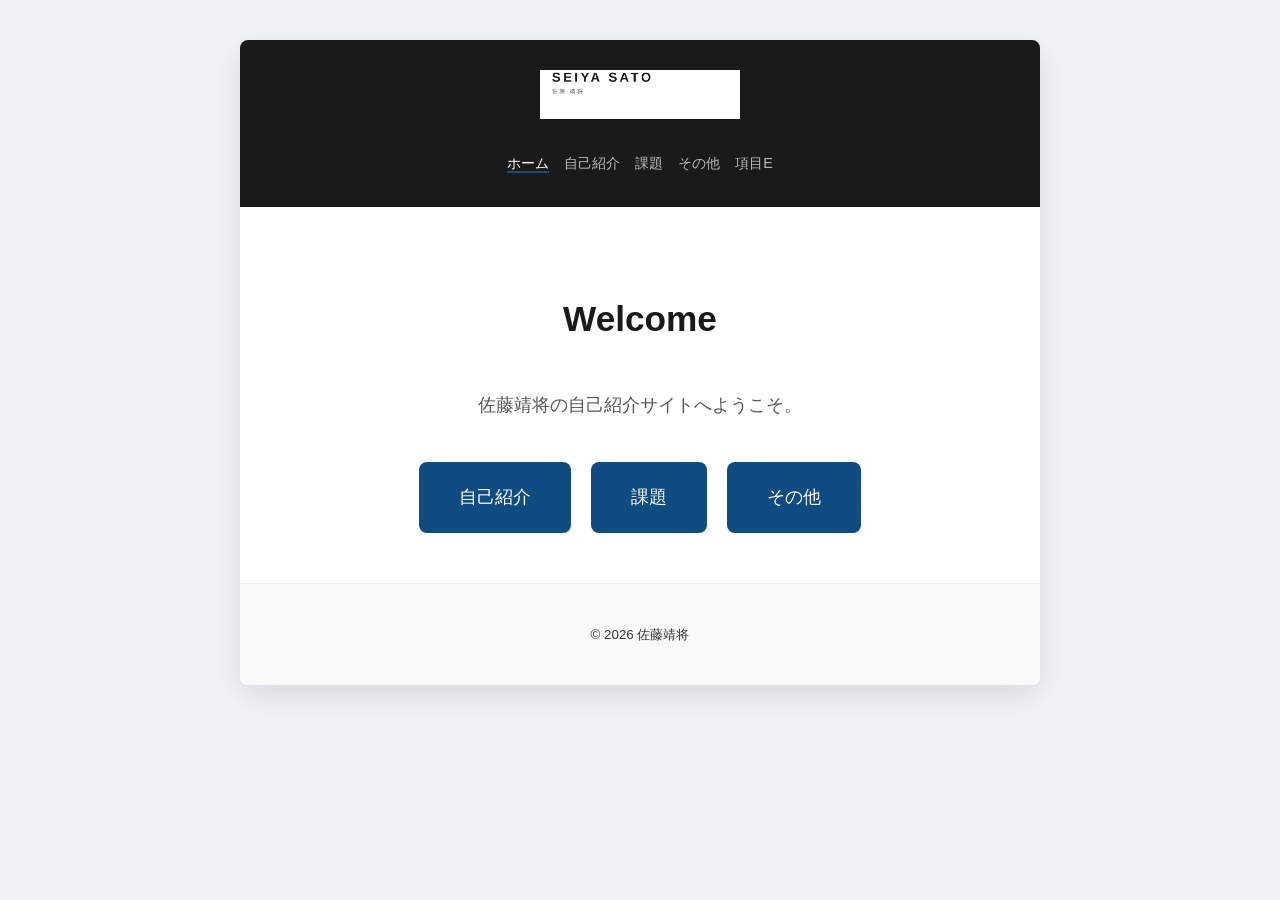
<file: index.html>
<!DOCTYPE html>
<html lang="ja">
<head>
<meta charset="UTF-8">
<title>ホーム</title>
<link rel="stylesheet" href="./default.css">
</head>
<body>
<div id="page">
<header>
  <img id="logo" src="ti.png" alt="ロゴ画像">
  <nav>
    <ul>
      <li id="current"><a href="index.html">ホーム</a></li>
      <li><a href="jiko.html">自己紹介</a></li>
      <li><a href="kadai.html">課題</a></li>
      <li><a href="sonota.html">その他</a></li>
      <li><a href="e.html">項目E</a></li>
    </ul>
  </nav>
</header>
<div id="main">
  <section>
    <h2>Welcome</h2>
    <p style="text-align: center; font-size: 1.1rem; color: #555;">
      佐藤靖将の自己紹介サイトへようこそ。
    </p>
    <div style="display: flex; justify-content: center; gap: 20px; margin-top: 40px; flex-wrap: wrap;">
      <a href="jiko.html" style="display: block; background: #0f4c81; color: #fff; padding: 20px 40px; border-radius: 8px; text-decoration: none; font-size: 1.1rem;">自己紹介</a>
      <a href="kadai.html" style="display: block; background: #0f4c81; color: #fff; padding: 20px 40px; border-radius: 8px; text-decoration: none; font-size: 1.1rem;">課題</a>
      <a href="sonota.html" style="display: block; background: #0f4c81; color: #fff; padding: 20px 40px; border-radius: 8px; text-decoration: none; font-size: 1.1rem;">その他</a>
    </div>
  </section>
</div>
<footer>
  <p id="copyright">
    <small>&copy; 2026 佐藤靖将</small>
  </p>
</footer>
</div>
</body>
</html>
</file>
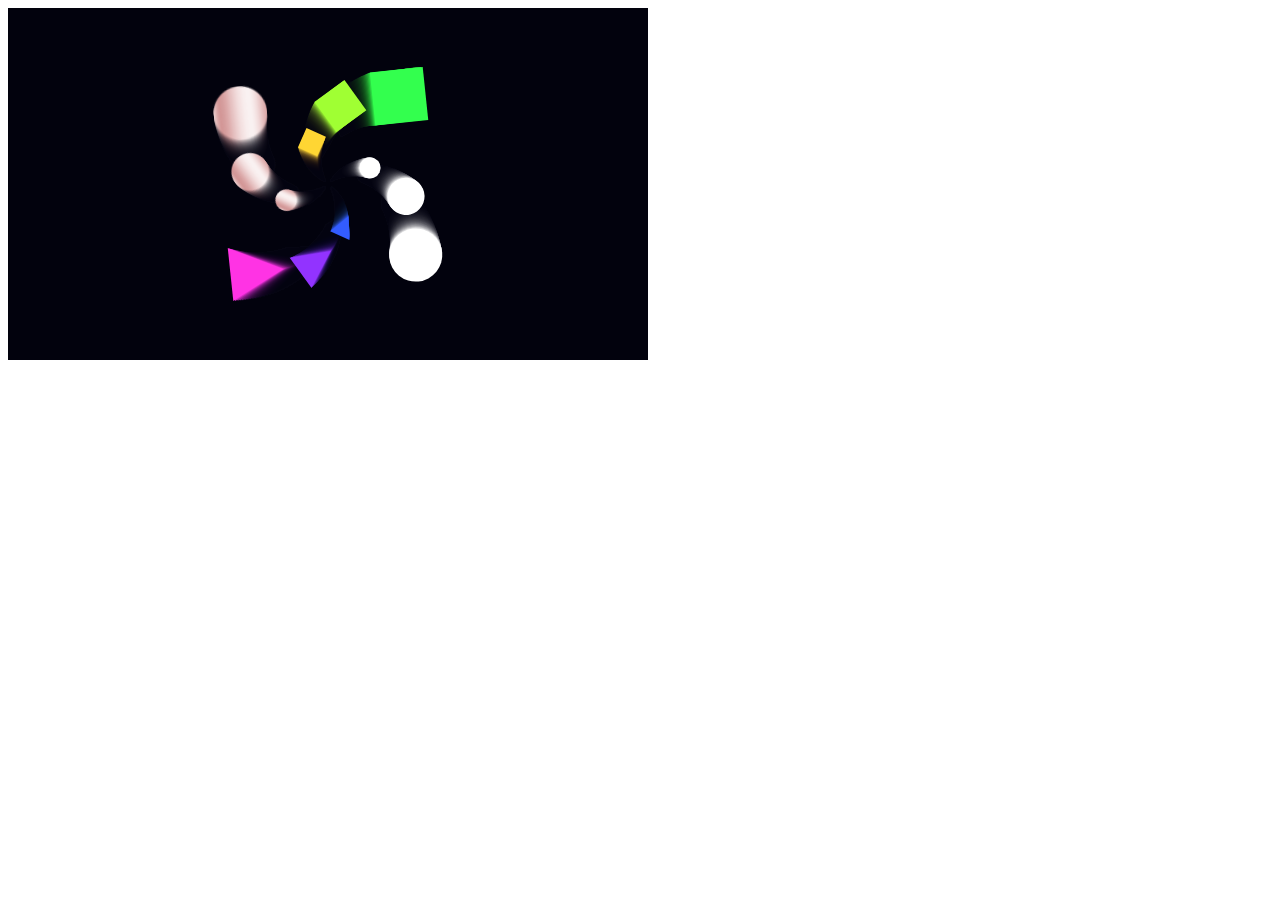
<file: canvas.html>
<!DOCTYPE html>
<html lang="ja">
<head>
<meta charset="UTF-8">
<title>
 [回る]
</title>
</head>
<body onload="init()">
<canvas id="canvas" width="640" height="352"></canvas>
<script src="canvas.js" type="text/javascript">
</script>
</body>
</html>
</file>
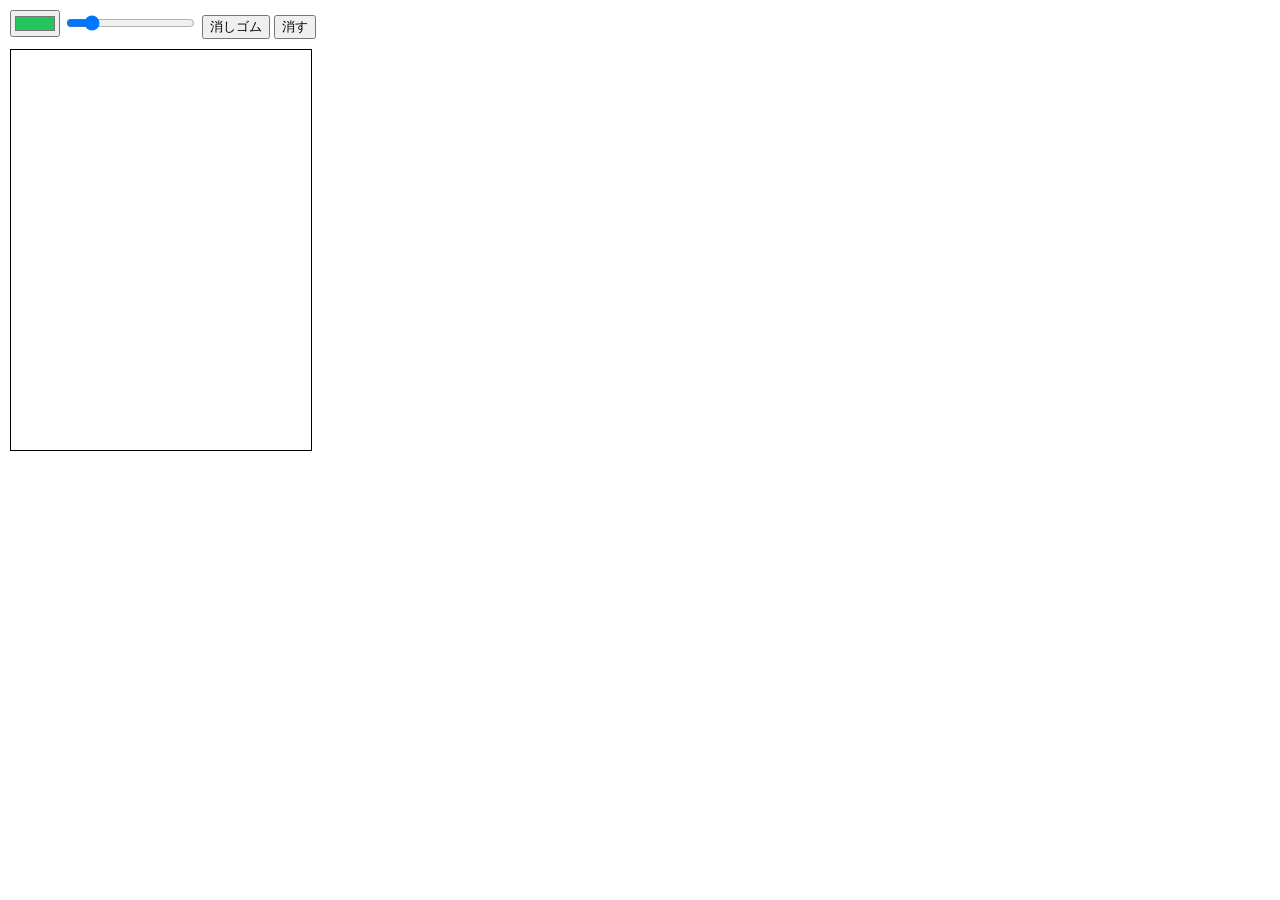
<file: drawing.html>
<!DOCTYPE html>
<html lang="ja">
<head>
<meta charset="utf-8">
<meta name="viewport" content="width=320, user-scalable=no">
<title>シンプルお絵かき</title>
<style>
  body { margin: 10px; font-family: sans-serif; }
  #controls { margin-bottom: 10px; }
  canvas { border: 1px solid #000; display: block; }
</style>
</head>
<body onload="init()">

<div id="controls">
  <input type="color" id="penColor" value="#22c55e">
  <input type="range" id="penSize" min="1" max="20" value="4">
  <button id="eraserBtn">消しゴム</button>
  <button id="clearBtn">消す</button>
</div>

<canvas id="canvas" width="300" height="400"></canvas>

<script src="drawing.js" type="text/javascript"></script>
</body>
</html>
</file>
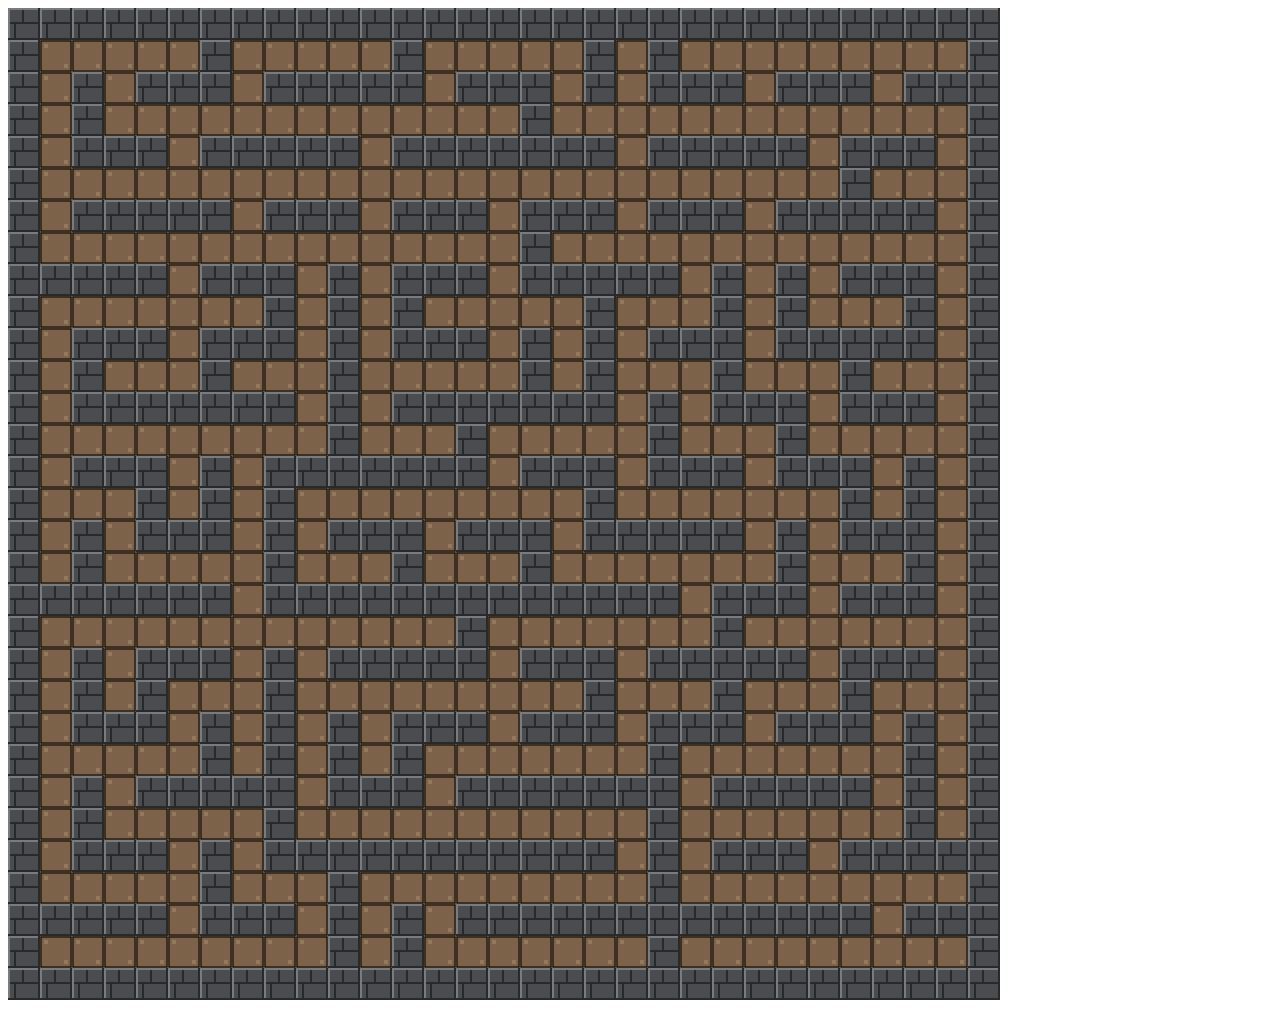
<file: dungeon.html>
<!DOCTYPE html>
<html>
    <head>
        <meta charset="UTF-8">
        <title>Dungeon</title>
        <link rel="stylesheet" href="./dungeon.css">
    </head>
    <body onload="init()">
        <canvas id="maze" width="900" height="600"></canvas>
        <script src="dungeon.js" type="text/javascript"></script>
    </body>
</html>
</file>
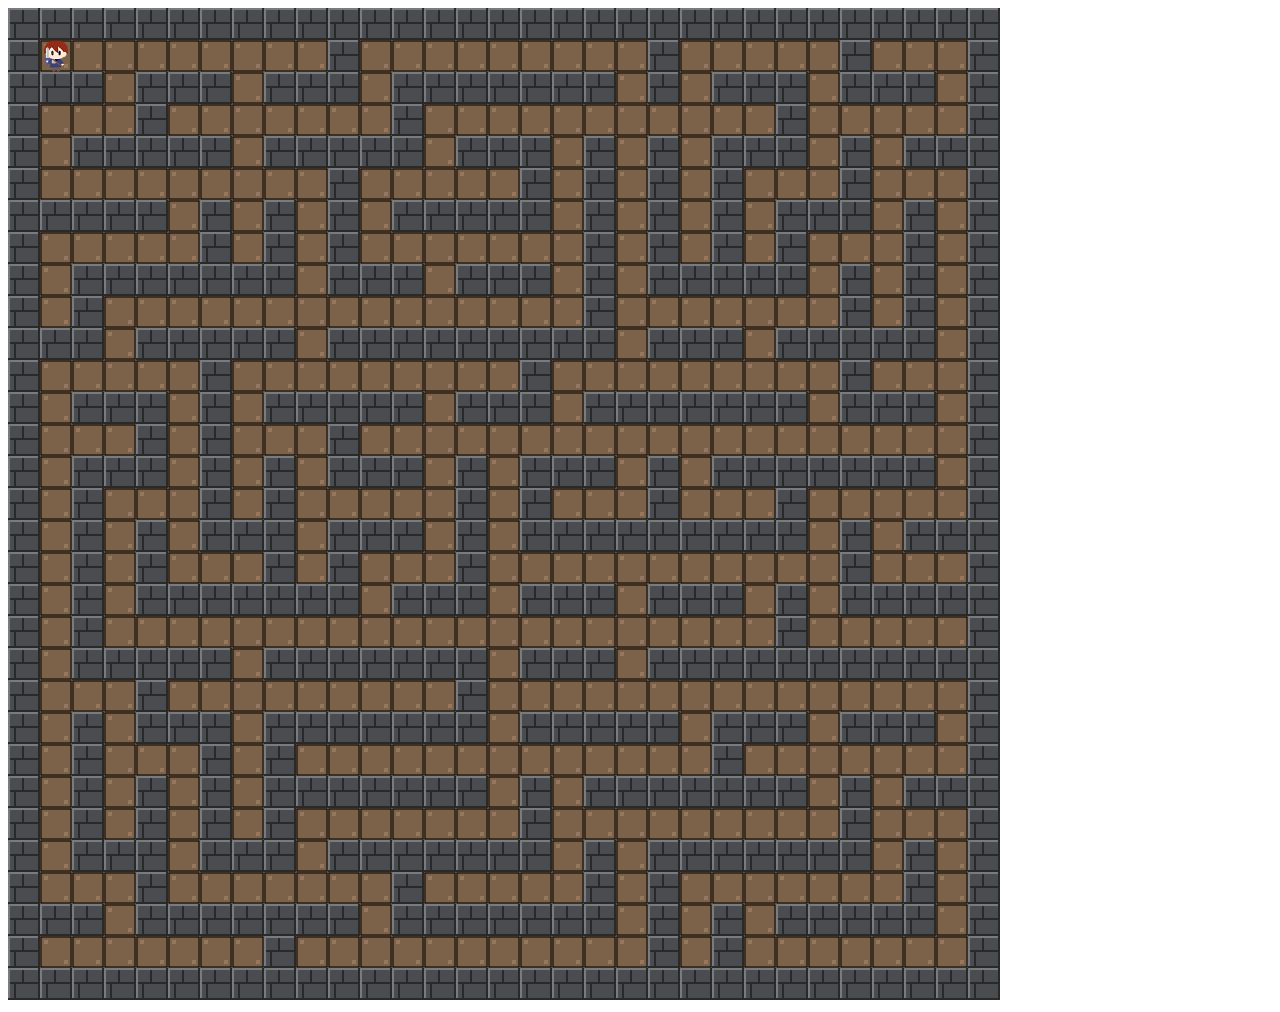
<file: dungeon2.html>
<!DOCTYPE html>
<html>
    <head>
        <meta charset="UTF-8">
        <title>Dungeon</title>
        <link rel="stylesheet" href="./dungeon.css">
    </head>
    <body onload="init()">
        <canvas id="maze" width="900" height="600"></canvas>
        <script src="dungeon2.js" type="text/javascript"></script>
        <img id="hero0" src="hero0.png" style="display: none">
        <img id="hero1" src="hero1.png" style="display: none">
        <img id="hero2" src="hero2.png" style="display: none">
        <img id="hero3" src="hero3.png" style="display: none">
    </body>
</html>
</file>
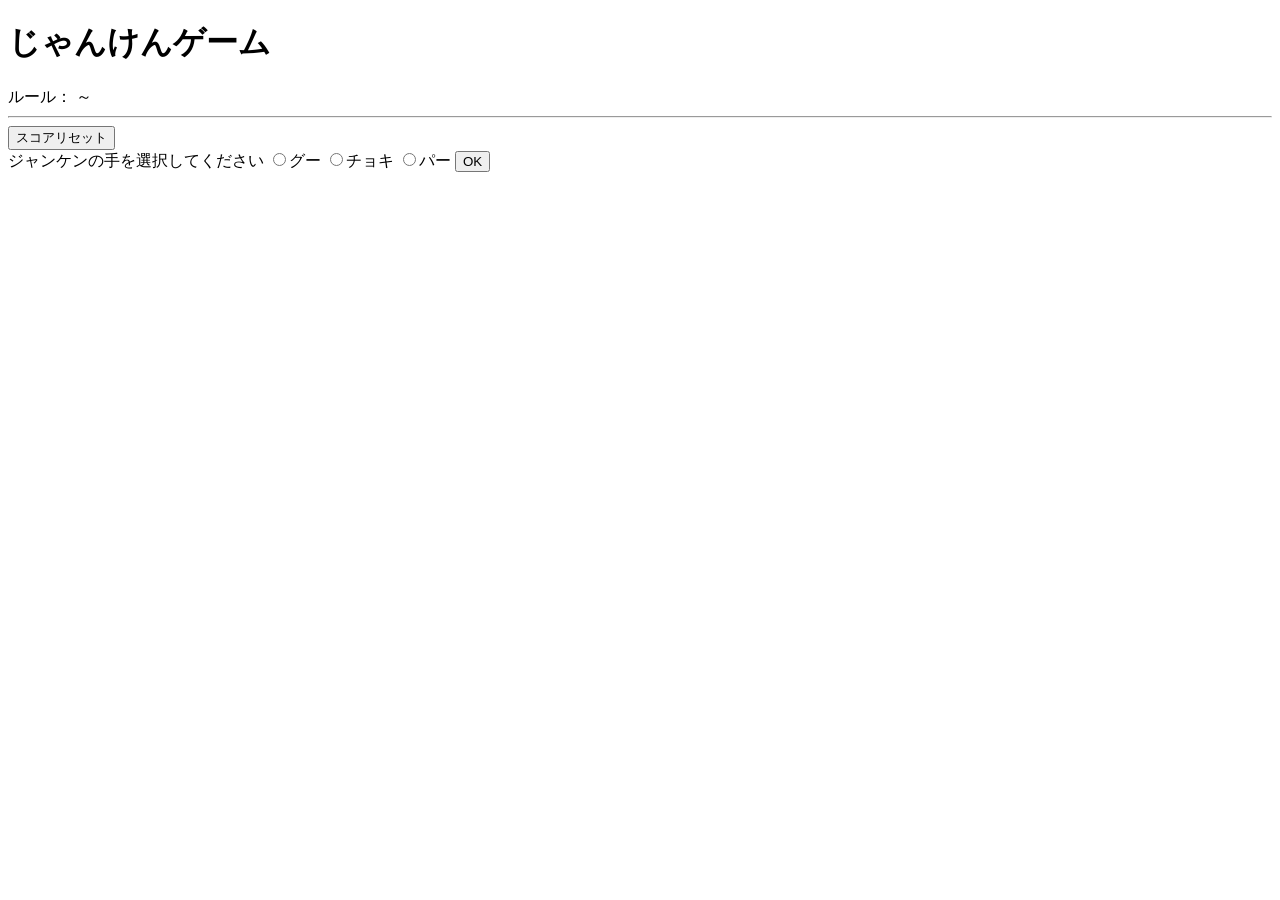
<file: janken.html>
<!DOCTYPE html>
<html lang="ja">
<head>
<meta charset="UTF-8">
<title>じゃんけんゲーム</title>
<script src="janken.js" type="text/javascript">
</script>
</head>
<body>
<h1>じゃんけんゲーム</h1>
ルール：
～
<hr>
<button onclick="init()">スコアリセット</button>
<br>
ジャンケンの手を選択してください
<input type="radio" name="jk" value="0">グー
<input type="radio" name="jk" value="1">チョキ
<input type="radio" name="jk" value="2">パー
<button onclick="judge()">OK</button>
<br>
<span id="result"></span>
</body>
</html>
</file>
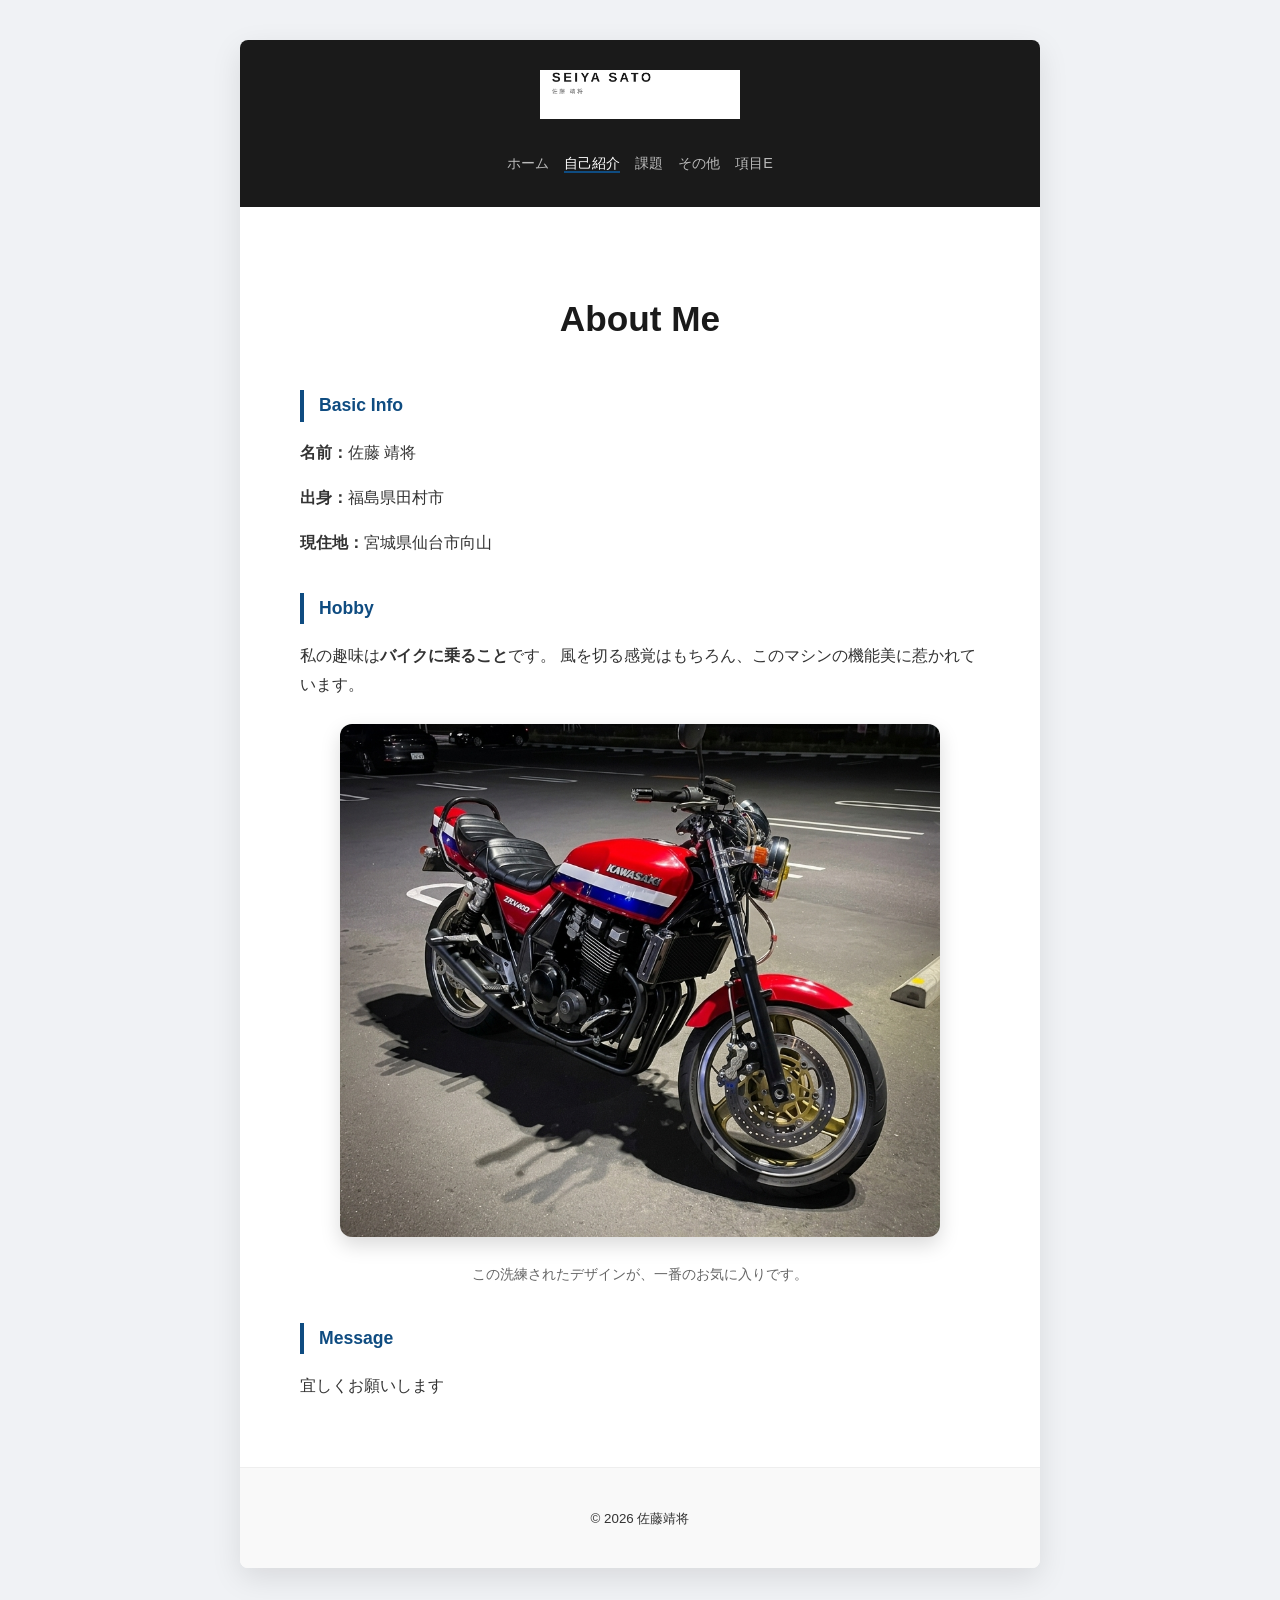
<file: jiko.html>
<!DOCTYPE html>
<html lang="ja">
<head>
<meta charset="UTF-8">
<title>自己紹介</title>
<link rel="stylesheet" href="./default.css">

<link rel="preload" href="ti.png" as="image">
<link rel="preload" href="ZRX400.png" as="image">

<script>
  window.addEventListener('DOMContentLoaded', function() {
    var imgs = ['ti.png', 'ZRX400.png'];
    imgs.forEach(function(src) {
      var img = new Image();
      img.src = src;
    });
  });
</script>

</head>

<body>
<div id="page">

<header>
  <img id="logo" src="ti.png" alt="ロゴ画像">
  <nav>

    <ul>
      <li><a href="index.html">ホーム </a></li>
      <li id="current"><a href="jiko.html">自己紹介</a></li>
      <li><a href="kadai.html">課題 </a></li>
      <li><a href="sonota.html">その他 </a></li>
      <li><a href="e.html">項目E </a></li>

    </ul>
  </nav>
</header>

<div id="main">
  <section>
    <h2>About Me</h2>
    
    <div class="profile-card">
      
      <h3>Basic Info</h3>
      <p><strong>名前：</strong>佐藤 靖将</p>
      <p><strong>出身：</strong>福島県田村市</p>
      <p><strong>現住地：</strong>宮城県仙台市向山</p>

      <h3>Hobby</h3>
      <p>
        私の趣味は<strong>バイクに乗ること</strong>です。
        風を切る感覚はもちろん、このマシンの機能美に惹かれています。
      </p>
      
      <img src="ZRX400.png" alt="愛車" class="bike-photo">
      
      <p style="text-align: center; color: #666; font-size: 0.9rem;">
        この洗練されたデザインが、一番のお気に入りです。
      </p>
    </div> <h3>Message</h3>
    <p>
    宜しくお願いします
    </p>
  </section>
</div>

<footer>
  <p id="copyright">
    <small>&copy; 2026 佐藤靖将 </small>
  </p>
</footer>
</div>
</body>
</html>
</file>
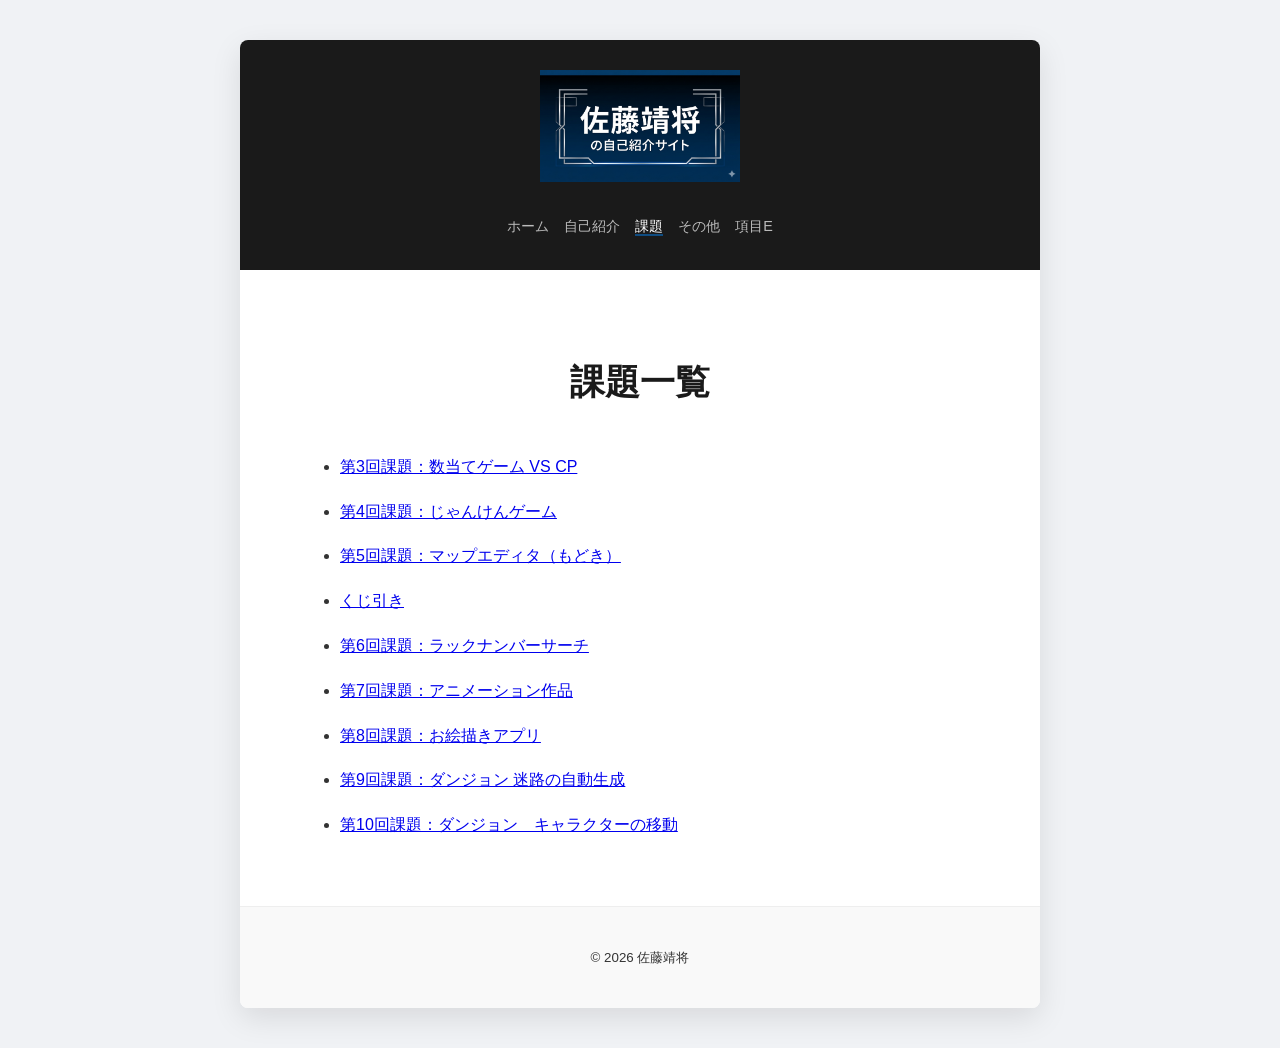
<file: kadai.html>
<!DOCTYPE html>
<html lang="ja">
<head>
<meta charset="UTF-8">
<title>課題一覧</title>
<link rel="stylesheet" href="./default.css">
</head>

<body>
<div id="page">

<header>
  <img id="logo" src="title.png" alt="ロゴ画像">
  <nav>
    <ul>
      <li><a href="index.html">ホーム </a></li>
      <li><a href="jiko.html">自己紹介</a></li>
      <li id="current"><a href="kadai.html">課題 </a></li>
      <li><a href="sonota.html">その他 </a></li>
      <li><a href="e.html">項目E </a></li>
    </ul>
  </nav>
</header>

<div id="main">
  <section>
    <h2>課題一覧</h2>
    <ul>
      <li><a href="Untitled-1.html">第3回課題：数当てゲーム VS CP</a></li>
    </ul>
    <ul>
    <li><a href="janken.html">第4回課題：じゃんけんゲーム</a></li>
    </ul>
    <ul>
      <li><a href="mapEdit.html">第5回課題：マップエディタ（もどき）</a></li>
    </ul>
    <ul>
      <li><a href="kuzi.html">くじ引き</a></li>
    </ul>
    <ul>
      <li><a href="numbersearch.html">第6回課題：ラックナンバーサーチ</a></li>
    </ul>
    <ul>
      <li><a href="canvas.html">第7回課題：アニメーション作品</a></li>
    </ul>
    <ul>
      <li><a href="drawing.html">第8回課題：お絵描きアプリ</a></li>
    </ul>
    <ul>
      <li><a href="dungeon.html">第9回課題：ダンジョン 迷路の自動生成</a></li>
    </ul>
    <ul>
      <li><a href="dungeon2.html">第10回課題：ダンジョン　キャラクターの移動</a></li>
    </ul>
  </section>
</div>

<footer>
  <p id="copyright">
    <small>&copy; 2026 佐藤靖将 </small>
  </p>
</footer>
</div>
</body>
</html>
</file>
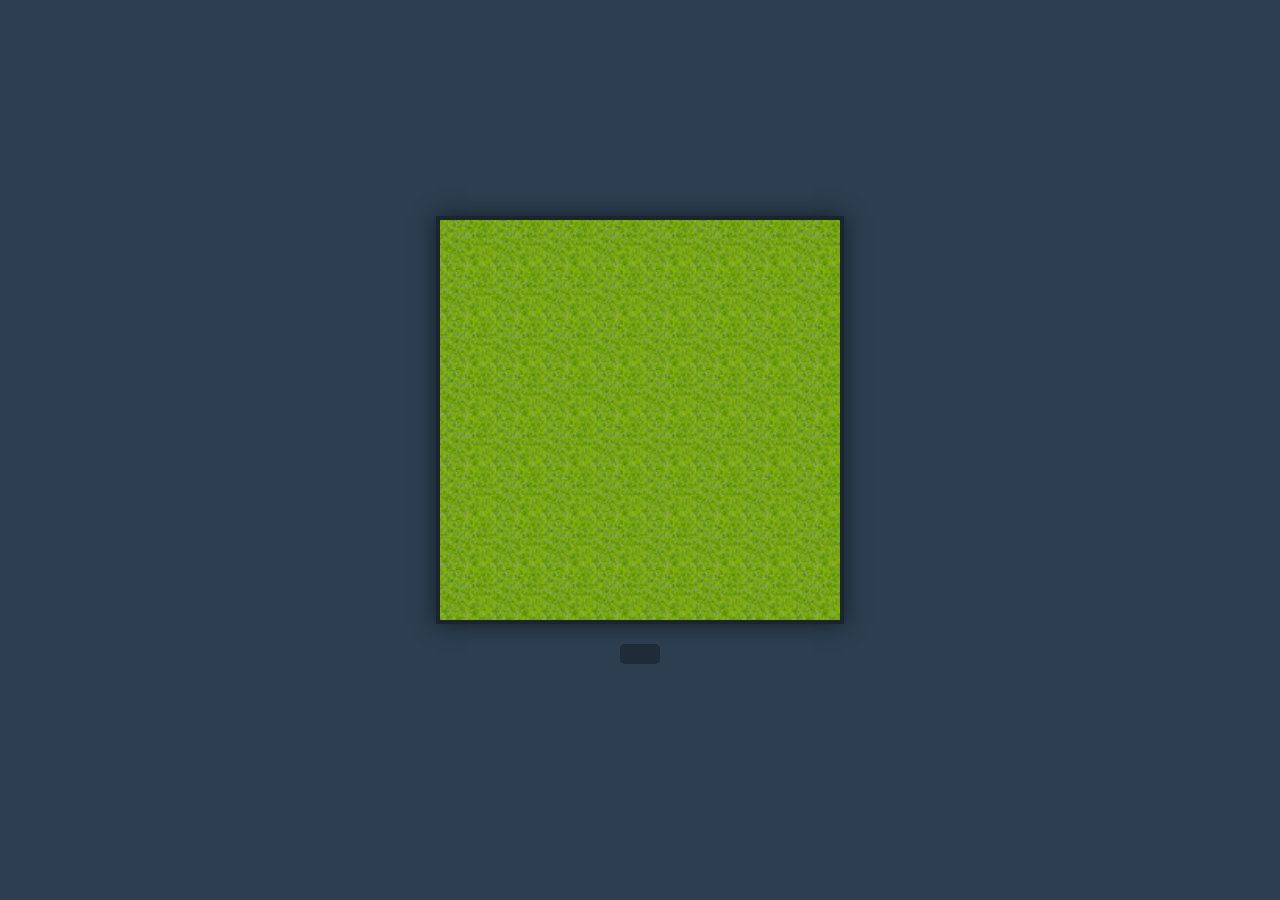
<file: mapEdit.html>
<!DOCTYPE html>
<html>
    <head>
        <meta charset="UTF-8">
        <title>マップエディタ</title>
        <style>
    body {
        background-color: #2c3e50; 
        display: flex;
        flex-direction: column;
        align-items: center;    /* 横方向の真ん中寄せ */
        justify-content: center; /* 縦方向の真ん中寄せ */
        min-height: 100vh;       
        margin: 0;
        font-family: sans-serif;
        color: white;
    }

    table {
        border-collapse: collapse;
        border: 4px solid #1a252f; 
        box-shadow: 0 0 20px rgba(0,0,0,0.5); /* 影をつけてる */
    }

    td {
        padding: 0;
        line-height: 0;
    }

    .tile {
        width: 50px;  
        height: 50px;
        display: block;
        cursor: pointer;
        transition: 0.2s; /* 変化をおそくなめらに動くようにした */
    }

    .tile:hover {
        filter: brightness(1.3); /* 少し明るく */
        transform: scale(1.05);  /* 少し大きく */
        z-index: 10;
        position: relative;
    }

    #info {
        margin-top: 20px;
        background: rgba(0,0,0,0.3);
        padding: 10px 20px;
        border-radius: 5px;
    }
</style>
        <script src="mapEdit.js" type="text/javascript"></script>
    </head>
    <body onload="init()">
        <table id="board"></table>
        <h2 id="info"></h2>
    </body>
</html>
</file>
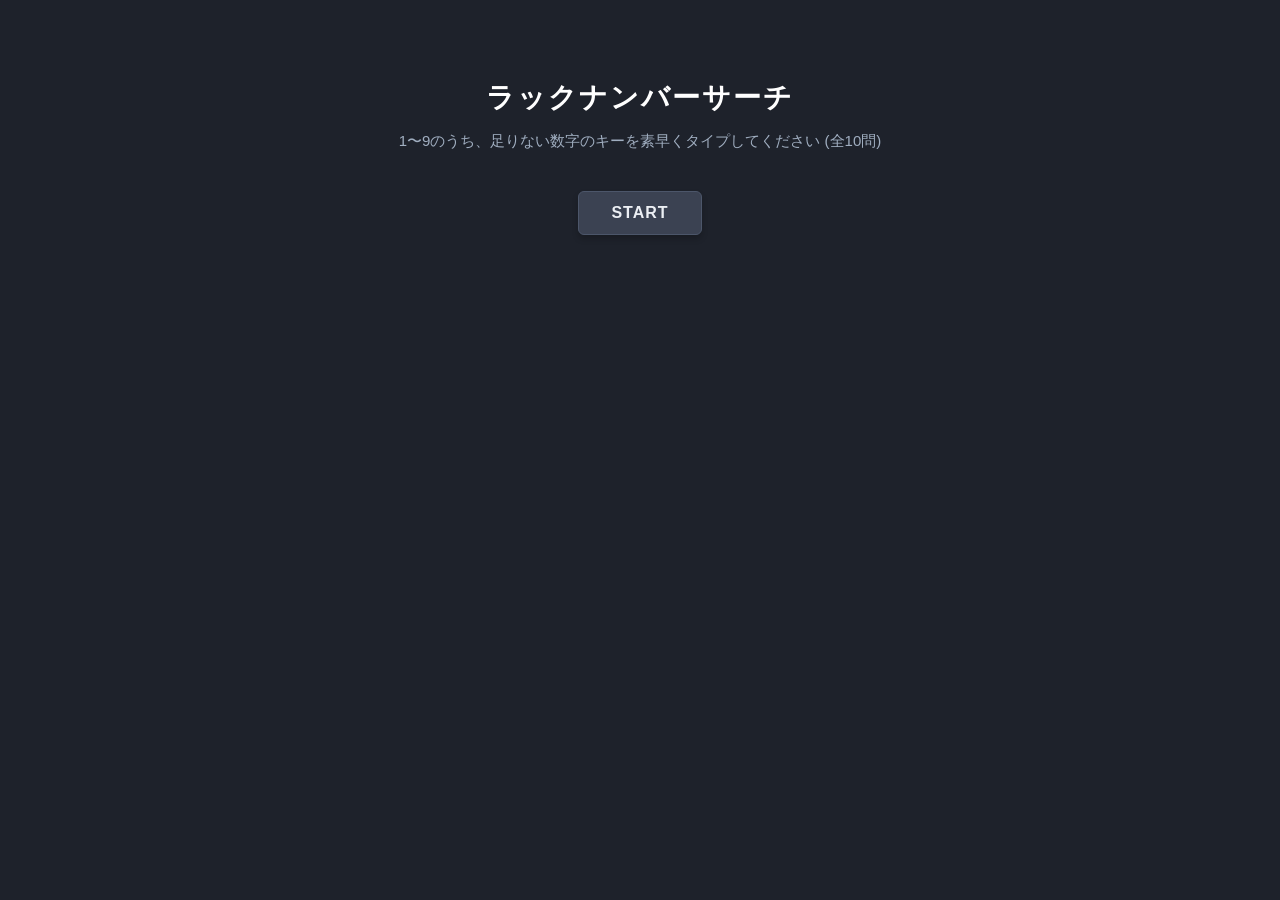
<file: numbersearch.html>
<!DOCTYPE html>
<html lang="ja">
  <head>
    <meta charset="UTF-8">
    <title>ラックナンバーサーチ </title>
    <script src="numbersearch.js" type="text/javascript" defer></script>
    
    <style>
      body {
        font-family: 'Helvetica Neue', Arial, 'Hiragino Kaku Gothic ProN', sans-serif;
        text-align: center;
        padding-top: 60px;
        background-color: #1e222b; 
        color: #f5f6fa;        
        margin: 0;
      }

      h1 {
        font-size: 28px;
        font-weight: 600;
        letter-spacing: 2px;
        color: #ffffff;
        margin-bottom: 10px;
      }

      .description {
        font-size: 15px;
        color: #a0aec0; 
        margin-bottom: 40px;
      }
      button {
        font-size: 16px;
        font-weight: 600;
        letter-spacing: 1px;
        padding: 12px 32px;
        background-color: #3b4252;
        color: #eceff4;
        border: 1px solid #4c566a;
        border-radius: 6px; /* 少し角を丸める */
        cursor: pointer;
        transition: all 0.3s ease; /* マウスホバー時のアニメーション */
        box-shadow: 0 4px 6px rgba(0, 0, 0, 0.2);
      }

      button:hover {
        background-color: #434c5e;
        border-color: #88c0d0;
        transform: translateY(-2px); /* 浮き上がらせる */
      }

      .game-container {
        font-size: 38px;
        margin: 50px 0;
        min-height: 60px; 
      }

      #question1 {
        letter-spacing: 20px; 
        font-weight: 500;
        color: #ffffff;
        text-shadow: 0 0 10px rgba(255, 255, 255, 0.1);
      }

      #ans1 {
        color: #4ed9a6; 
        font-weight: 600;
        margin-left: 15px;
      }

      #result {
        font-size: 22px;
        font-weight: 500;
        color: #81a1c1; 
        margin-top: 30px;
        min-height: 30px;
      }
    </style>
  </head>
  <body>

    <h1>ラックナンバーサーチ</h1>
    <p class="description">1〜9のうち、足りない数字のキーを素早くタイプしてください (全10問)</p>
    
    <button onclick="start()">START</button>
    
    <div class="game-container">
      <span id="question1"></span>
      <span id="ans1"></span>
    </div>

    <div id="result"></div>

  </body>
</html>
</file>
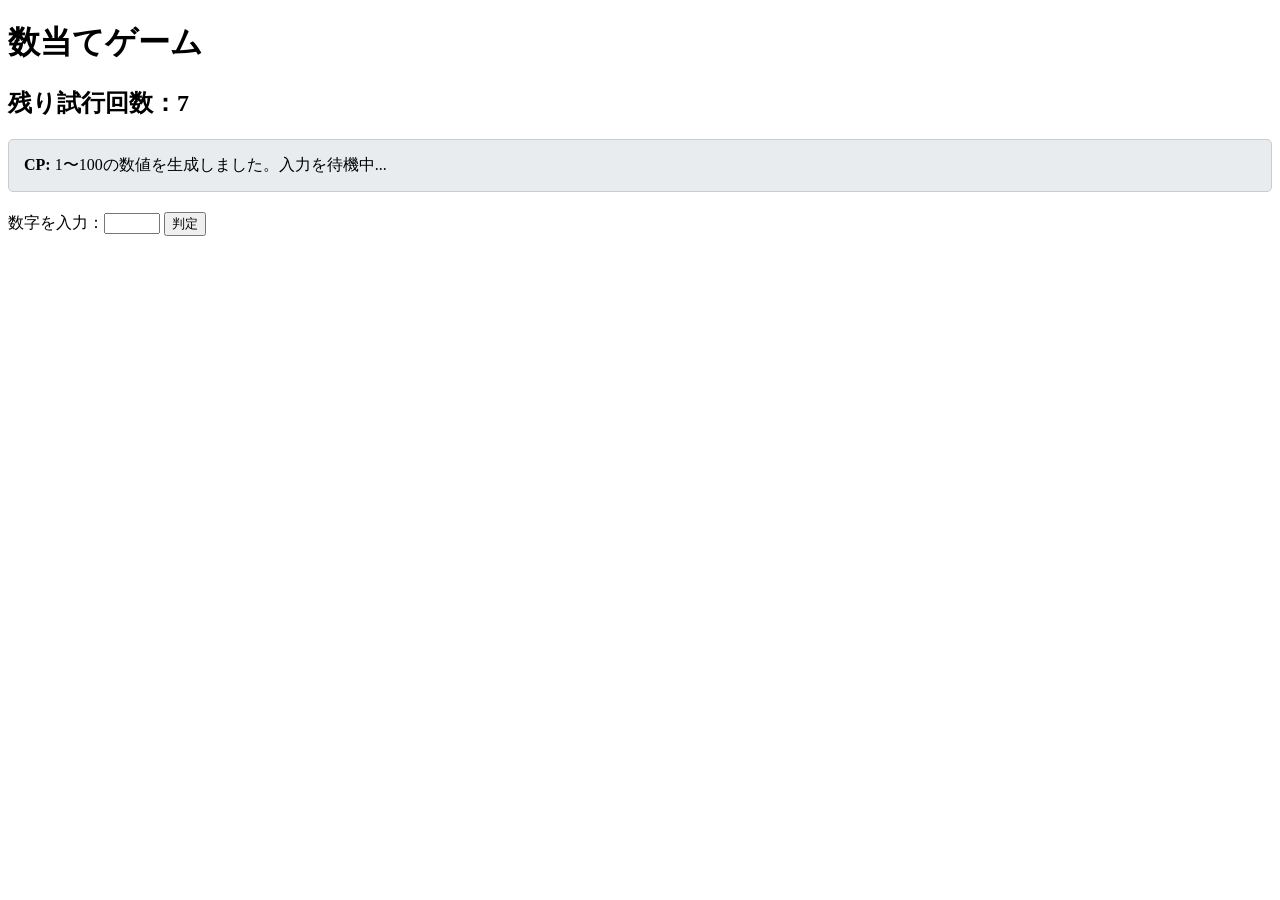
<file: Untitled-1.html>
<!DOCTYPE html>
<html lang="ja">
<head>
    <meta charset="UTF-8">
    <title>数当てゲーム VS CP</title>
    <script src="ja.js" type="text/javascript"></script>
</head>
<body>
    <h1>数当てゲーム</h1>
    <h2 id="life-display">残り試行回数：7 </h2>

    <div style="background-color: #e9ecef; padding: 15px; border-radius: 5px; margin-bottom: 20px; border: 1px solid #ccc;">
        <strong>CP:</strong> <span id="message">1〜100の数値を生成しました。入力を待機中...</span>
    </div>

    <p>
        数字を入力：<input id="num" type="number" min="1" max="100">
    

        <button onclick="judge()">判定</button>
    </p>

</body>
</html>
</file>
<file: default.css>
body {
    background: #f0f2f5;
    color: #333;
    font-family: "Helvetica Neue", Arial, "Hiragino Kaku Gothic ProN", "Hiragino Sans", sans-serif;
    line-height: 1.8;
    margin: 0;
}
#page {
    margin: 40px auto;         
    width: 90%;                
    max-width: 800px;          
    background: #fff;          
    border-radius: 8px;        
    overflow: hidden;          /* 中身が箱からはみ出さないようにする */
    box-shadow: 0 10px 30px rgba(0,0,0,0.1); /* 箱の下に「薄い影」をつけて浮かせる */
}


header {
    background: #1a1a1a;       
    padding: 30px;             /* 内側の余白：上下左右に30px */
    text-align: center;        
}

#logo {
    max-width: 200px;          
    height: auto;
}

nav ul {
    list-style: none;          
    padding: 0;
    margin: 20px 0 0 0;        
    display: flex;             
    justify-content: center;   
    gap: 15px;                 /* メニュー同士の間隔 */
}

nav a {
    color: #bbb;               
    text-decoration: none;     
    font-size: 0.9rem;         
    transition: color 0.3s;    /* 色が変わる時に0.3秒*/
}

nav a:hover {
    color: #fff;               
}


nav #current a {
    color: #fff;               
    border-bottom: 2px solid #0f4c81; 
}


#main {
    padding: 50px 60px;       
}


h2 {
    font-size: 2.2rem;         
    color: #1a1a1a;
    border: none;              /* 元々あった線を消す */
    text-align: center;        
    margin-bottom: 40px;       
}

h3 {
    font-size: 1.1rem;
    color: #0f4c81;            
    border-left: 4px solid #0f4c81; 
    padding-left: 15px;        
    margin-top: 35px;          
}


.bike-photo {
    width: 100%;               
    max-width: 600px;          
    display: block;            
    margin: 25px auto;         
    border-radius: 12px;       /* 写真の角を丸くする */
    box-shadow: 0 8px 20px rgba(0,0,0,0.15); 
    transition: transform 0.3s; 
}


.bike-photo:hover {
    transform: scale(1.02);    /* 写真を1.02倍に大きくする */
}

footer {
    background: #f9f9f9;       
    padding: 20px;
    text-align: center;
    border-top: 1px solid #eee; 
}
</file>
<file: dungeon.css>
#maze {
    touch-action: none;
}
</file>
